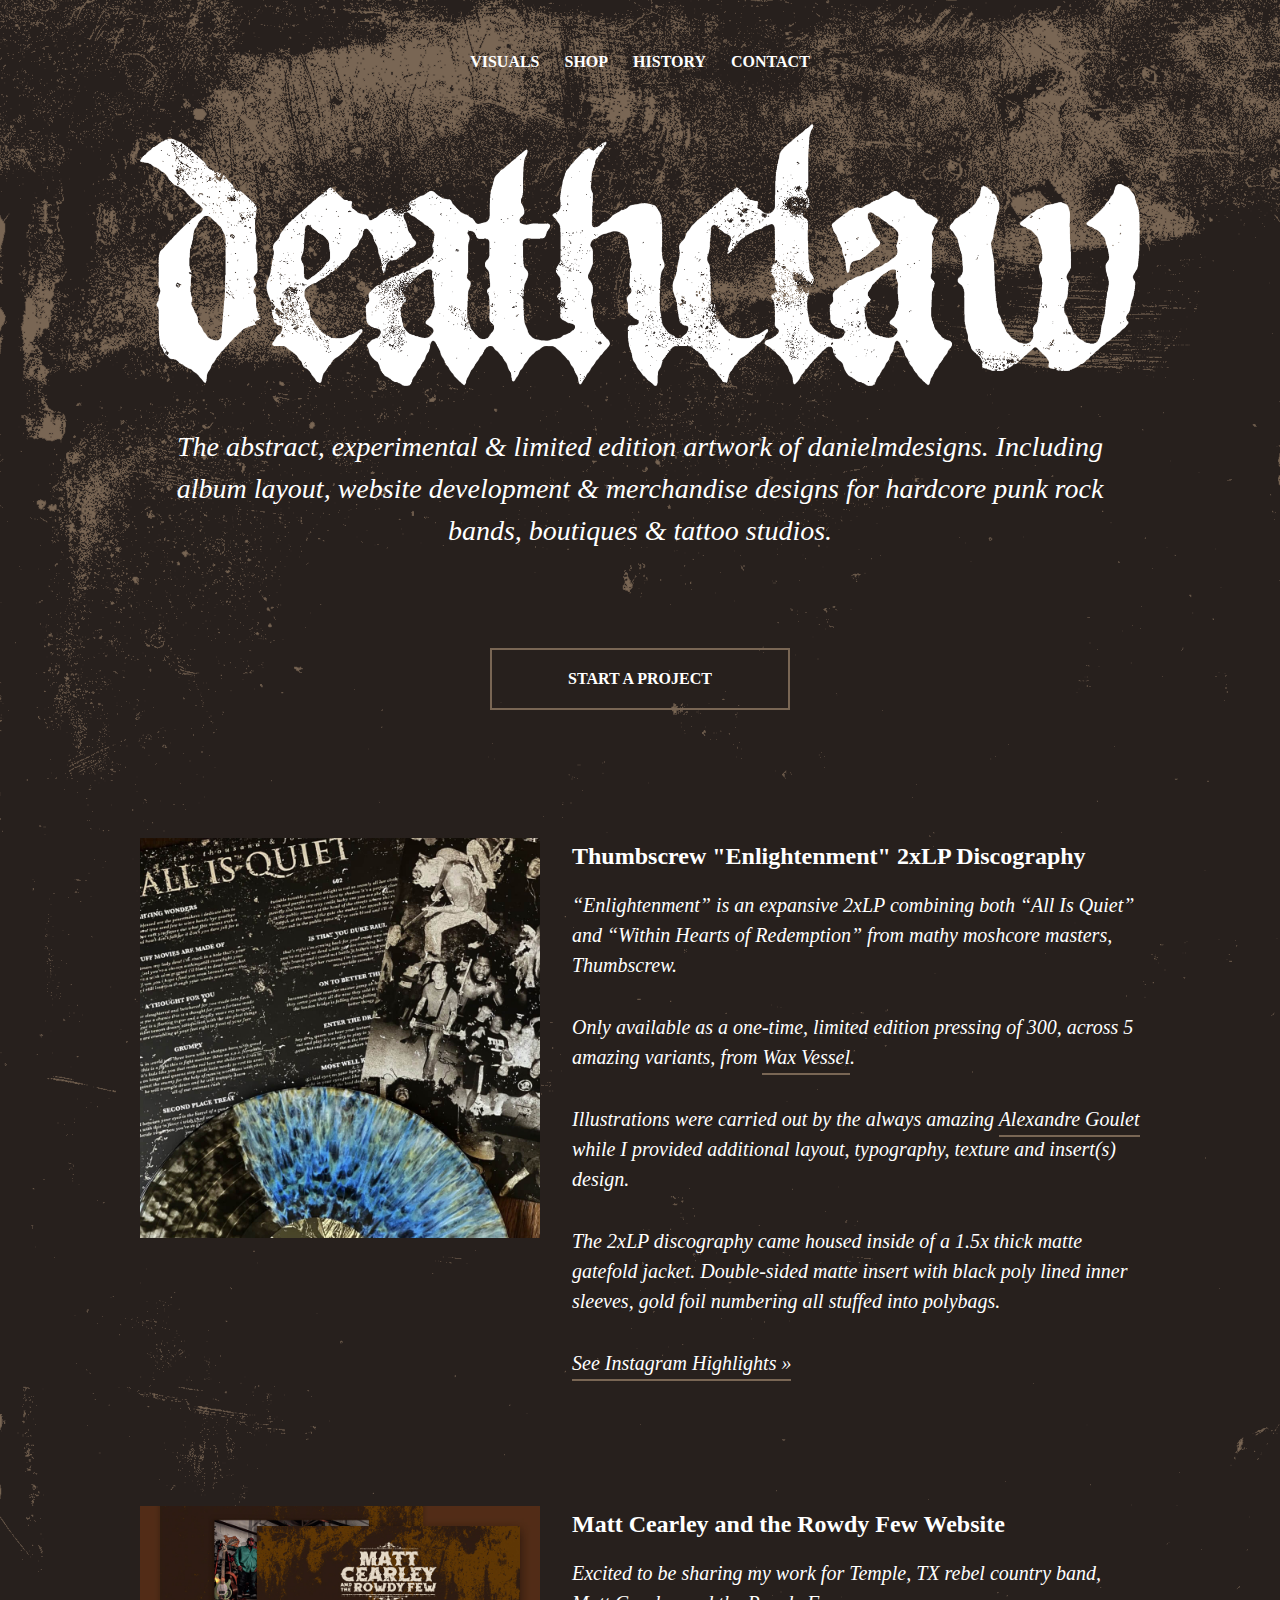
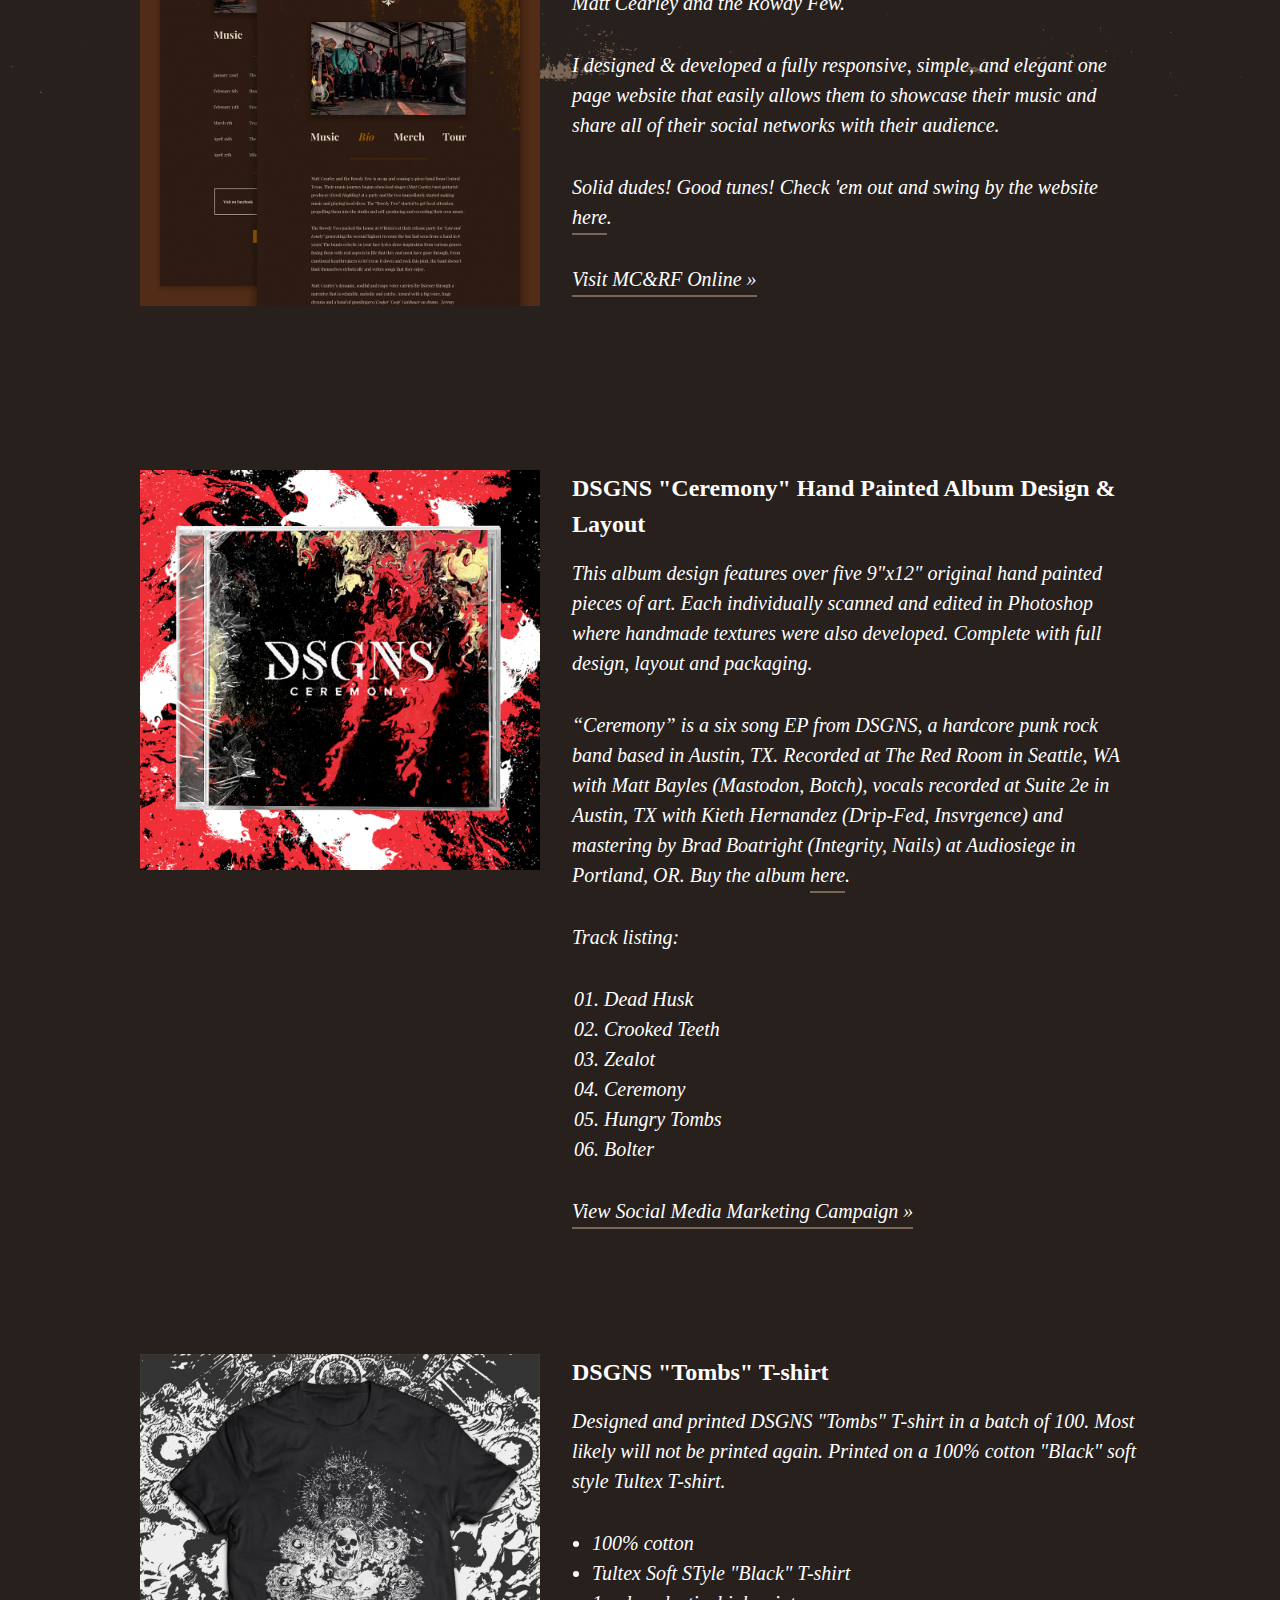
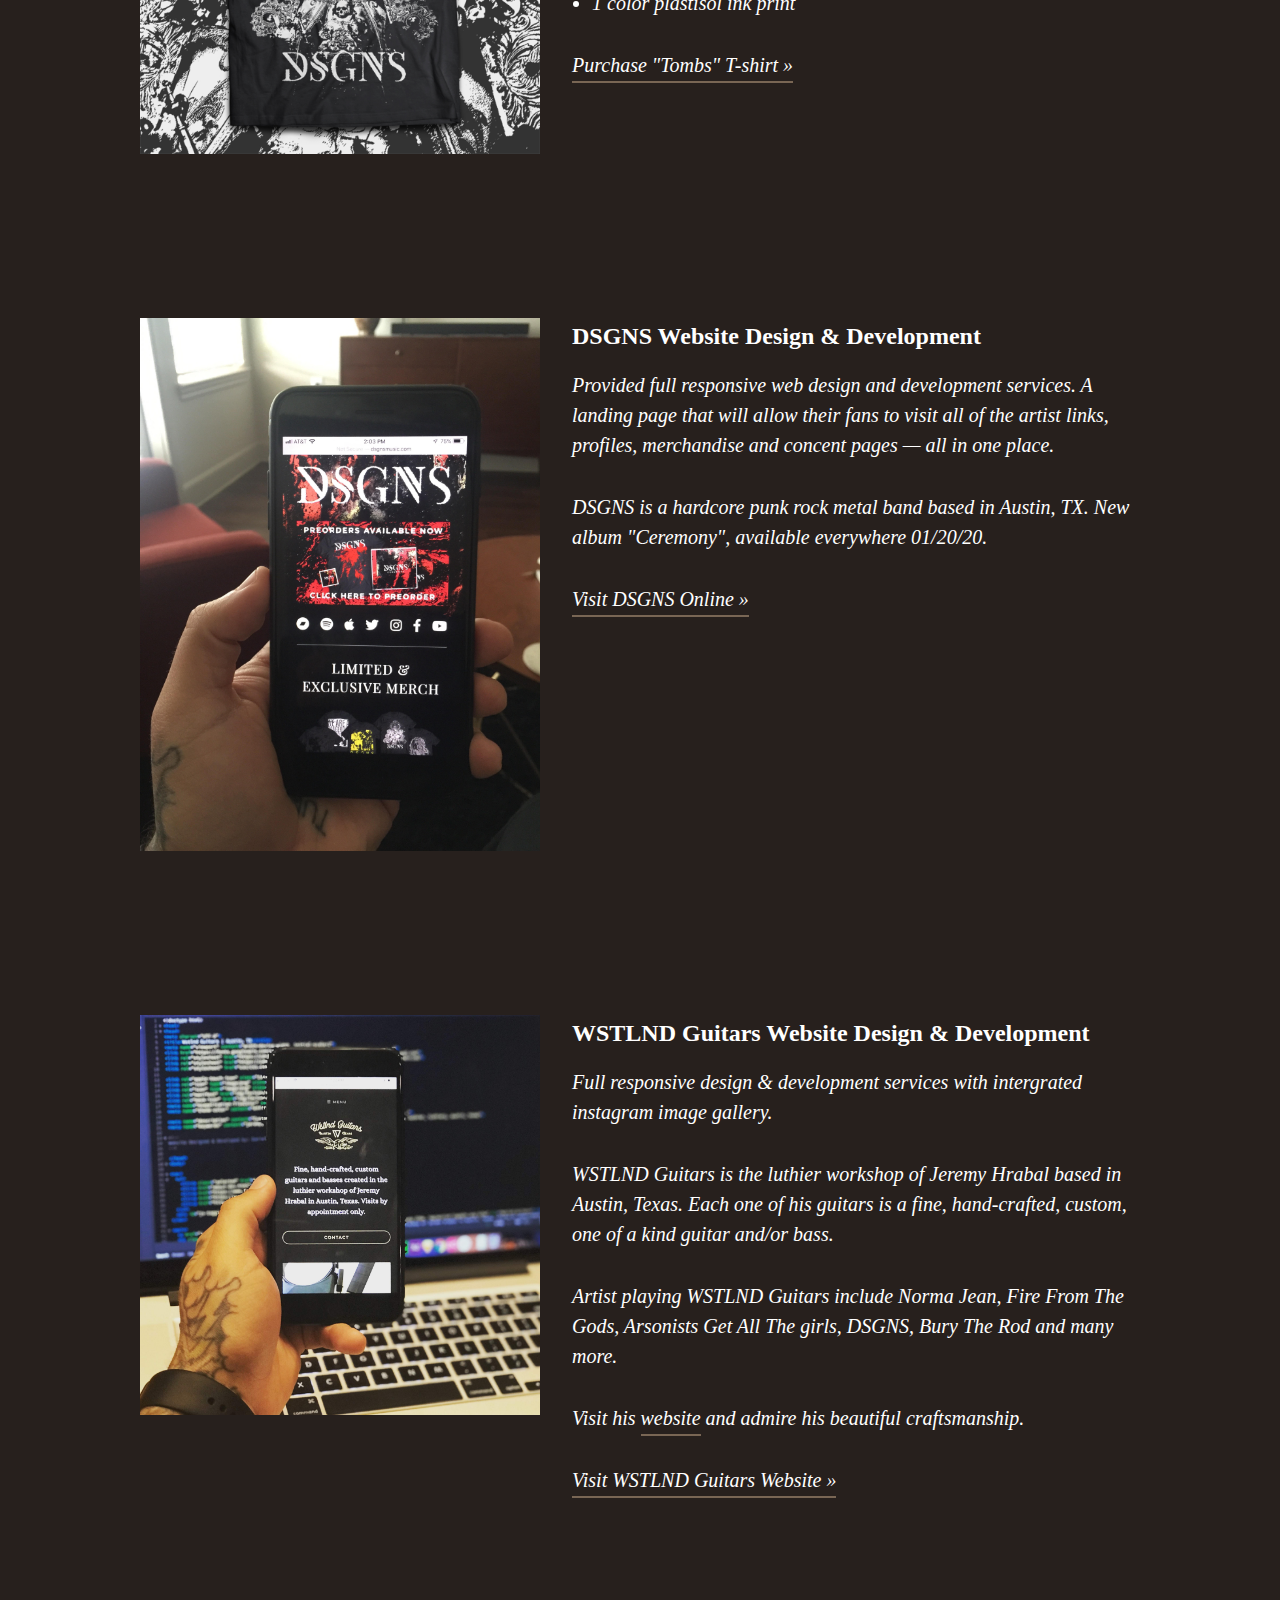
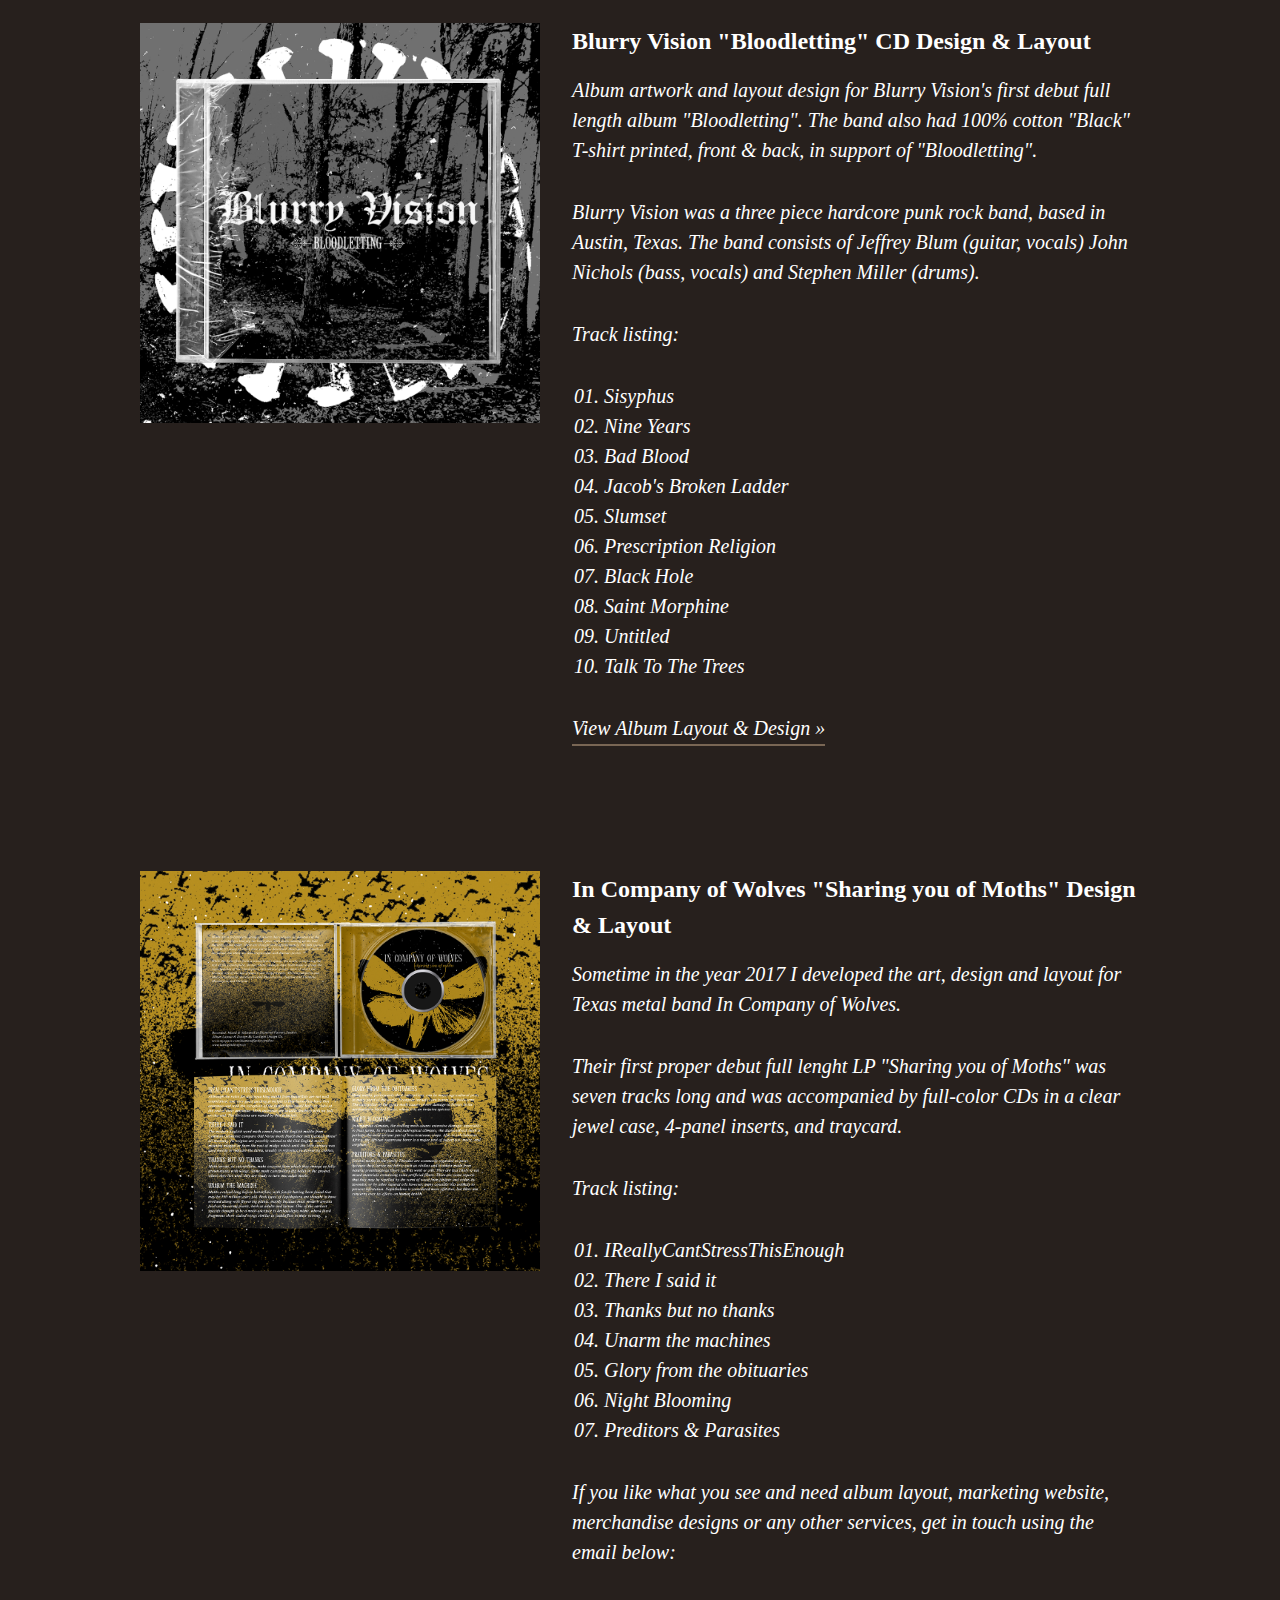
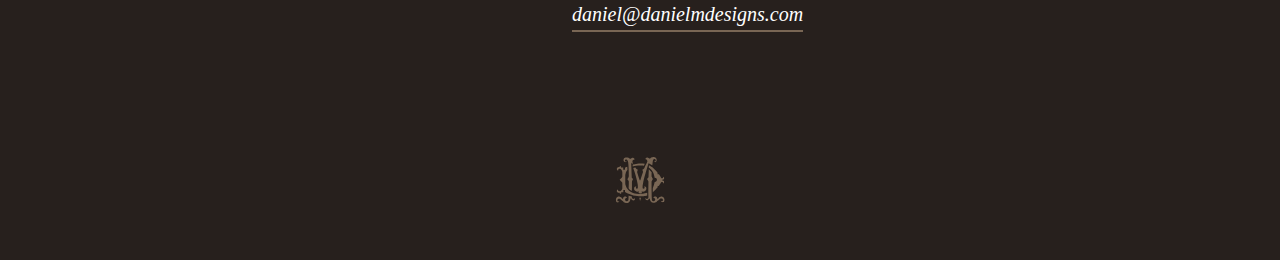
<file: index.html>
<!DOCTYPE html>
<html lang="en">
  <head>
    <meta charset="UTF-8" />
    <meta name="viewport" content="width=device-width, initial-scale=1.0" />
    <meta http-equiv="X-UA-Compatible" content="ie=edge" />
    <link rel="stylesheet" href="css/styles.css" />
    <title>The abstract & experimental works of danielmdesigns</title>

    <!-- Favicons -->
    <link
      rel="apple-touch-icon"
      sizes="180x180"
      href="favicon/apple-touch-icon.png"
    />
    <link
      rel="icon"
      type="image/png"
      sizes="32x32"
      href="favicon/favicon-32x32.png"
    />
    <link
      rel="icon"
      type="image/png"
      sizes="16x16"
      href="favicon/favicon-16x16.png"
    />
    <link rel="manifest" href="favicon/site.webmanifest" />
    <link
      rel="mask-icon"
      href="favicon/safari-pinned-tab.svg"
      color="#333333"
    />
    <meta name="msapplication-TileColor" content="#fafafa" />
    <meta name="theme-color" content="#fafafa" />

    <!-- Facebook : Open Graph Data -->
    <meta property="og:site_name" content="lastlight design co." />
    <meta property="og:locale" content="en_US" />
    <meta property="og:url" content="www.danielmdesigns.com/lastlight" />
    <meta property="og:title" content="lastlight design co." />
    <meta
      property="og:description"
      content="The abstract, experimental & limited edition artwork of danielmdesigns."
    />
    <meta
      property="og:image"
      content="http://www.danielmdesigns.com/lastlight/img/og-card.jpg"
    />

    <!--Twitter-->
    <meta name="twitter:card" content="summary" />
    <meta name="twitter:site" content="@danielmdesigns" />
    <meta name="twitter:url" content="www.danielmdesigns.com/lastlight" />
    <meta name="twitter:title" content="lastlight design co." />
    <meta
      name="twitter:description"
      content="The abstract, experimental & limited edition artwork of danielmdesigns."
    />
    <meta
      name="twitter:image"
      content="http://www.danielmdesigns.com/lastlight/img/twitter-card.jpg"
    />
  </head>

  <body>
    <div class="container">
      <nav>
        <ul>
          <li>
            <a href="index.html">VISUALS</a>
          </li>
          <li>
            <a href="https://deathclaw.bigcartel.com/" target="_blank"
              >SHOP</a
            >
          </li>
          <li>
            <a href="history.html">HISTORY</a>
          </li>
          <li>
            <a
              href="mailto:daniel@danielmdesigns.com?Subject=Project%20Design%20Inqury"
              >CONTACT</a
            >
          </li>
        </ul>
        <div class="toggle">MENU</div>
      </nav>
      <img class="logo" src="img/deathclaw_logo.png" alt="" />
    </div>

    <h1>
      The abstract, experimental & limited edition artwork of danielmdesigns.
      Including album layout, website development & merchandise designs for
      hardcore punk rock bands, boutiques & tattoo studios.
    </h1>

    <a
      class="btn"
      href="mailto:daniel@danielmdesigns.com?Subject=Project%20Design%20Inqury"
      >Start A Project</a
    >
	  
	<div class="article">
      <div class="media">
        <img src="img/thumbscrew-cover.jpg" alt="" />
      </div>
      <div class="content">
        <h2>Thumbscrew "Enlightenment" 2xLP Discography</h2>
        <p>
          “Enlightenment” is an expansive 2xLP combining both “All Is Quiet” and “Within Hearts of Redemption” from mathy moshcore masters, Thumbscrew.
        </p>
		  <p>Only available as a one-time, limited edition pressing of 300, across 5 amazing variants, from <a class="link" href="https://waxvessel.com/collections/frontpage/products/thumbscrew-enlightenment" target="blank">Wax Vessel</a>.</p>
		  <p>Illustrations were carried out by the always amazing <a class="link" href="https://www.instagram.com/goulexdesign/?hl=en" target="blank">Alexandre Goulet</a> while I provided additional layout, typography, texture and insert(s) design.</p>
		  <p>The 2xLP discography came housed inside of a 1.5x thick matte gatefold jacket. Double-sided matte insert with black poly lined inner sleeves, gold foil numbering all stuffed into polybags.</p>
		  <a class="link" href="https://www.instagram.com/explore/tags/thumbscrew/" target="blank"
          >See Instagram Highlights »</a
        >
      </div>
    </div>
	  
	 <div class="article">
      <div class="media">
        <img src="img/MC&RF_Website-Cover.jpg" alt="" />
      </div>
      <div class="content">
        <h2>Matt Cearley and the Rowdy Few Website</h2>
        <p>
          Excited to be sharing my work for Temple, TX rebel country band, Matt Cearley and the Rowdy Few.
        </p>
        <p>
          I designed &#38; developed a fully responsive, simple, and elegant one page website that easily allows them to showcase their music and share all of their social networks with their audience.
        </p>
		<p>Solid dudes! Good tunes! Check 'em out and swing by the website <a class="link" href="http://mattcearleyandtherowdyfew.com/" target="blank"
            >here</a
          >.</p>
		  <a class="link" href="http://mattcearleyandtherowdyfew.com/" target="blank"
          >Visit MC&#38;RF Online »</a
        >
      </div>
    </div>

    <div class="article">
      <div class="media">
        <img src="img/DSGNS_Ceremony-Cover.jpg" alt="" />
      </div>
      <div class="content">
        <h2>DSGNS "Ceremony" Hand Painted Album Design &#38; Layout</h2>
        <p>
          This album design features over five 9"x12" original hand painted
          pieces of art. Each individually scanned and edited in Photoshop where
          handmade textures were also developed. Complete with full design,
          layout and packaging.
        </p>
        <p>
          “Ceremony” is a six song EP from DSGNS, a hardcore punk rock band
          based in Austin, TX. Recorded at The Red Room in Seattle, WA with Matt
          Bayles (Mastodon, Botch), vocals recorded at Suite 2e in Austin, TX
          with Kieth Hernandez (Drip-Fed, Insvrgence) and mastering by Brad
          Boatright (Integrity, Nails) at Audiosiege in Portland, OR. Buy the
          album
          <a class="link" href="https://dsgns.bigcartel.com/" target="blank"
            >here</a
          >.
        </p>
        <p>Track listing:</p>
        <ol>
          <li>Dead Husk</li>
          <li>Crooked Teeth</li>
          <li>Zealot</li>
          <li>Ceremony</li>
          <li>Hungry Tombs</li>
          <li>Bolter</li>
        </ol>
        <a
          class="link"
          href="https://www.behance.net/gallery/91114161/DSGNS-Social-Media-Marketing"
          target="_blank"
          >View Social Media Marketing Campaign »</a
        >
      </div>
    </div>

    <div class="article">
      <div class="media"><img src="img/DSGNS_Tombs-Tshirt.jpg" alt="" /></div>
      <div class="content">
        <h2>DSGNS "Tombs" T-shirt</h2>
        <p>
          Designed and printed DSGNS "Tombs" T-shirt in a batch of 100. Most
          likely will not be printed again. Printed on a 100% cotton "Black"
          soft style Tultex T-shirt.
        </p>
        <ul>
          <li class="bullet">100% cotton</li>
          <li class="bullet">Tultex Soft STyle "Black" T-shirt</li>
          <li class="bullet">1 color plastisol ink print</li>
        </ul>
        <a
          class="link"
          href="https://dsgns.bigcartel.com/product/tombs-t-shirt"
          target="blank"
          >Purchase "Tombs" T-shirt »</a
        >
      </div>
    </div>

    <div class="article">
      <div class="media">
        <img src="img/DSGNS_Website-Cover.jpg" alt="" />
      </div>
      <div class="content">
        <h2>DSGNS Website Design &#38; Development</h2>
        <p>
          Provided full responsive web design and development services. A
          landing page that will allow their fans to visit all of the artist
          links, profiles, merchandise and concent pages — all in one place.
        </p>
        <p>
          DSGNS is a hardcore punk rock metal band based in Austin, TX. New
          album "Ceremony", available everywhere 01/20/20.
        </p>
        <a class="link" href="http://dsgnsmusic.com/" target="blank"
          >Visit DSGNS Online »</a
        >
      </div>
    </div>

    <div class="article">
      <div class="media"><img src="img/wstlnd-cover.jpg" alt="" /></div>
      <div class="content">
        <h2>WSTLND Guitars Website Design &#38; Development</h2>
        <p>
          Full responsive design &#38; development services with intergrated
          instagram image gallery.
        </p>
        <p>
          WSTLND Guitars is the luthier workshop of Jeremy Hrabal based in
          Austin, Texas. Each one of his guitars is a fine, hand-crafted,
          custom, one of a kind guitar and/or bass.
        </p>
        <p>
          Artist playing WSTLND Guitars include Norma Jean, Fire From The Gods,
          Arsonists Get All The girls, DSGNS, Bury The Rod and many more.
        </p>
        <p>
          Visit his
          <a class="link" href="http://wstlndguitars.com/" target="_blank"
            >website</a
          >
          and admire his beautiful craftsmanship.
        </p>
        <a class="link" href="http://wstlndguitars.com/" target="blank"
          >Visit WSTLND Guitars Website »</a
        >
      </div>
    </div>

    <div class="article">
      <div class="media"><img src="img/COVER_BV-Cover.jpg" alt="" /></div>
      <div class="content">
        <h2>Blurry Vision "Bloodletting" CD Design & Layout</h2>
        <p>
          Album artwork and layout design for Blurry Vision's first debut full
          length album "Bloodletting". The band also had 100% cotton "Black"
          T-shirt printed, front & back, in support of "Bloodletting".
        </p>
        <p>
          Blurry Vision was a three piece hardcore punk rock band, based in
          Austin, Texas. The band consists of Jeffrey Blum (guitar, vocals) John
          Nichols (bass, vocals) and Stephen Miller (drums).
        </p>
        <p>Track listing:</p>
        <ol>
          <li>Sisyphus</li>
          <li>Nine Years</li>
          <li>Bad Blood</li>
          <li>Jacob's Broken Ladder</li>
          <li>Slumset</li>
          <li>Prescription Religion</li>
          <li>Black Hole</li>
          <li>Saint Morphine</li>
          <li>Untitled</li>
          <li>Talk To The Trees</li>
        </ol>
        <a
          class="link"
          href="https://www.behance.net/gallery/103090157/Blurry-Vision-Album-Artwork"
          target="_blank"
          >View Album Layout &#38; Design »</a
        >
      </div>
    </div>

    <div class="article">
      <div class="media"><img src="img/ICOW_Layout.jpg" alt="" /></div>
      <div class="content">
        <h2>In Company of Wolves "Sharing you of Moths" Design & Layout</h2>
        <p>
          Sometime in the year 2017 I developed the art, design and layout for
          Texas metal band In Company of Wolves.
        </p>
        <p>
          Their first proper debut full lenght LP "Sharing you of Moths" was
          seven tracks long and was accompanied by full-color CDs in a clear
          jewel case, 4-panel inserts, and traycard.
        </p>
        <p>Track listing:</p>
        <ol>
          <li>IReallyCantStressThisEnough</li>
          <li>There I said it</li>
          <li>Thanks but no thanks</li>
          <li>Unarm the machines</li>
          <li>Glory from the obituaries</li>
          <li>Night Blooming</li>
          <li>Preditors & Parasites</li>
        </ol>
        <p>
          If you like what you see and need album layout, marketing website,
          merchandise designs or any other services, get in touch using the
          email below:
        </p>
        <a class="link" href="mailto:daniel@danielmdesigns.com"
          >daniel@danielmdesigns.com</a
        >
      </div>
    </div>

    <footer>
      <a href="http://www.danielmdesigns.com">
        <img class="dwm" src="img/dmlogo.svg" alt="danielmdesigns" />
      </a>
    </footer>

    <script src="https://ajax.googleapis.com/ajax/libs/jquery/3.1.0/jquery.min.js"></script>
    <script>
      $(".resToggle").click(function () {
        $(".the-nav").toggleClass("active");
      });
    </script>
  </body>
</html>
</file>
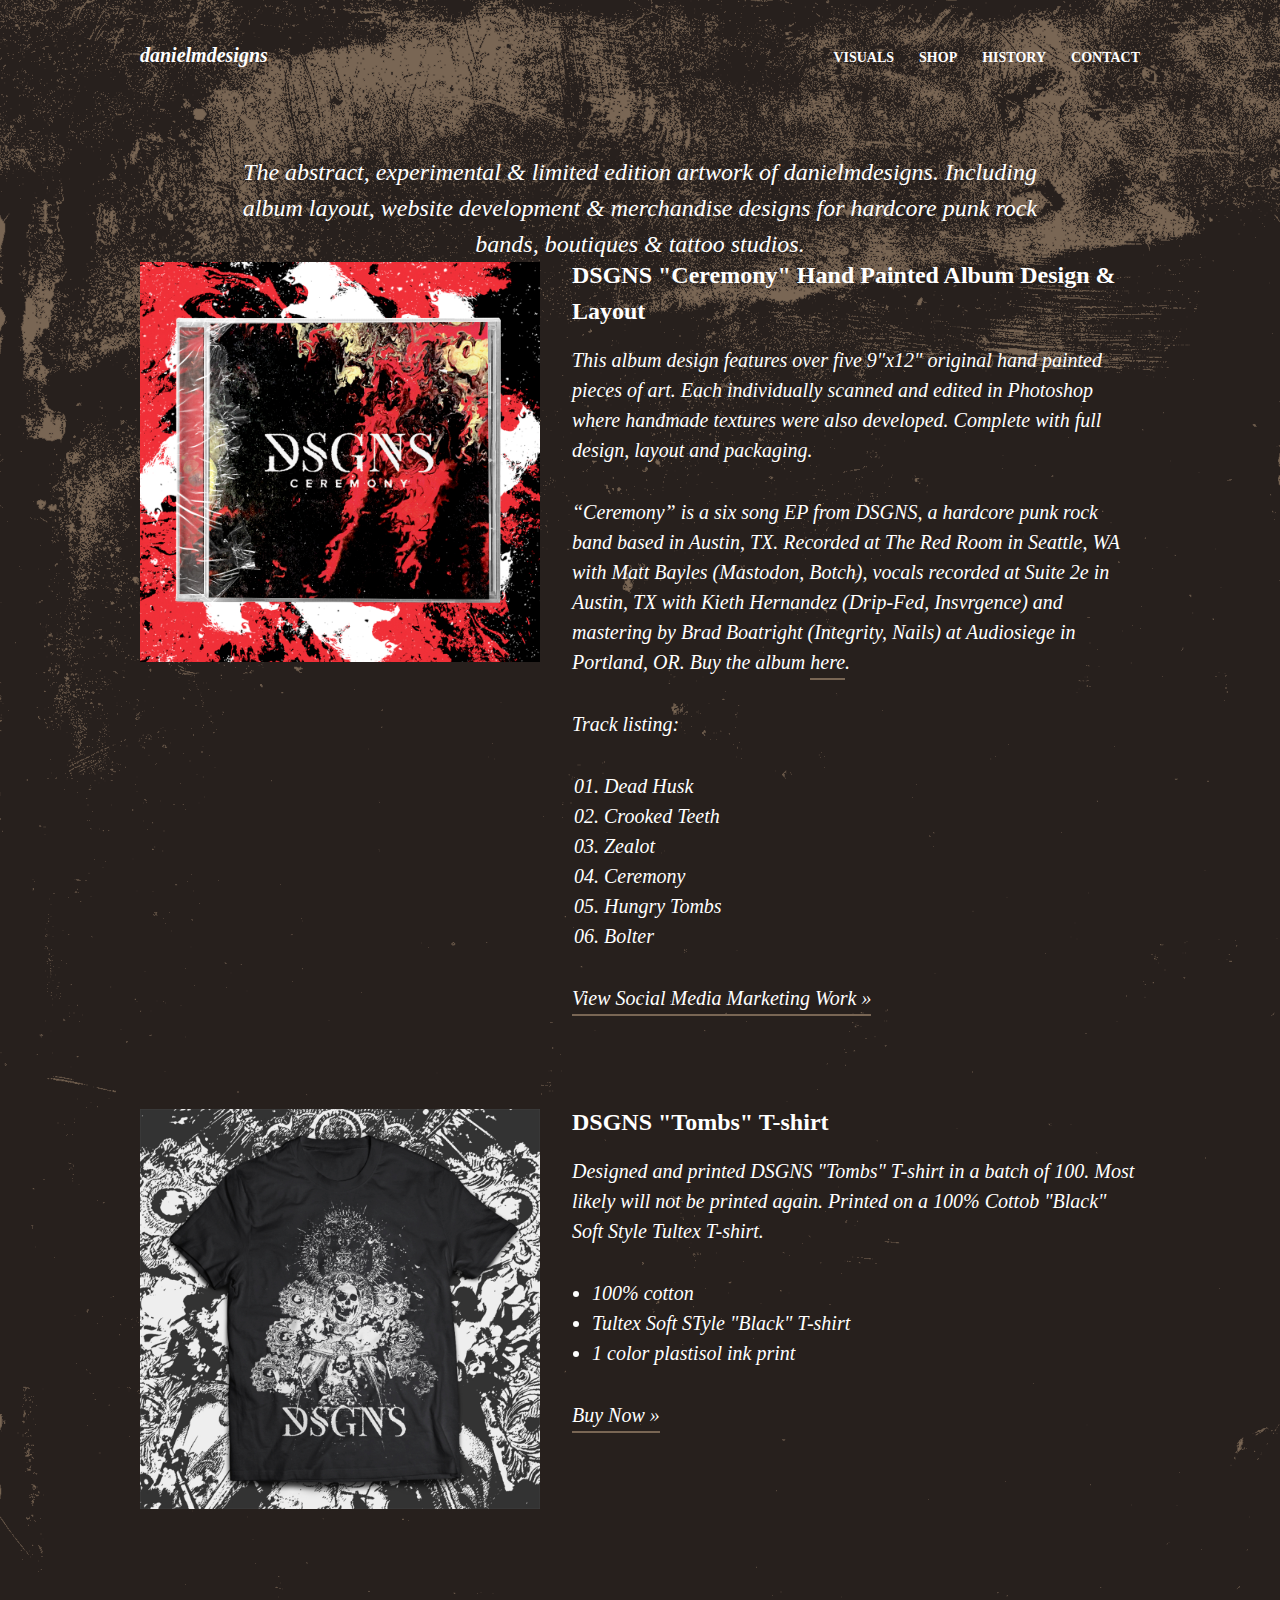
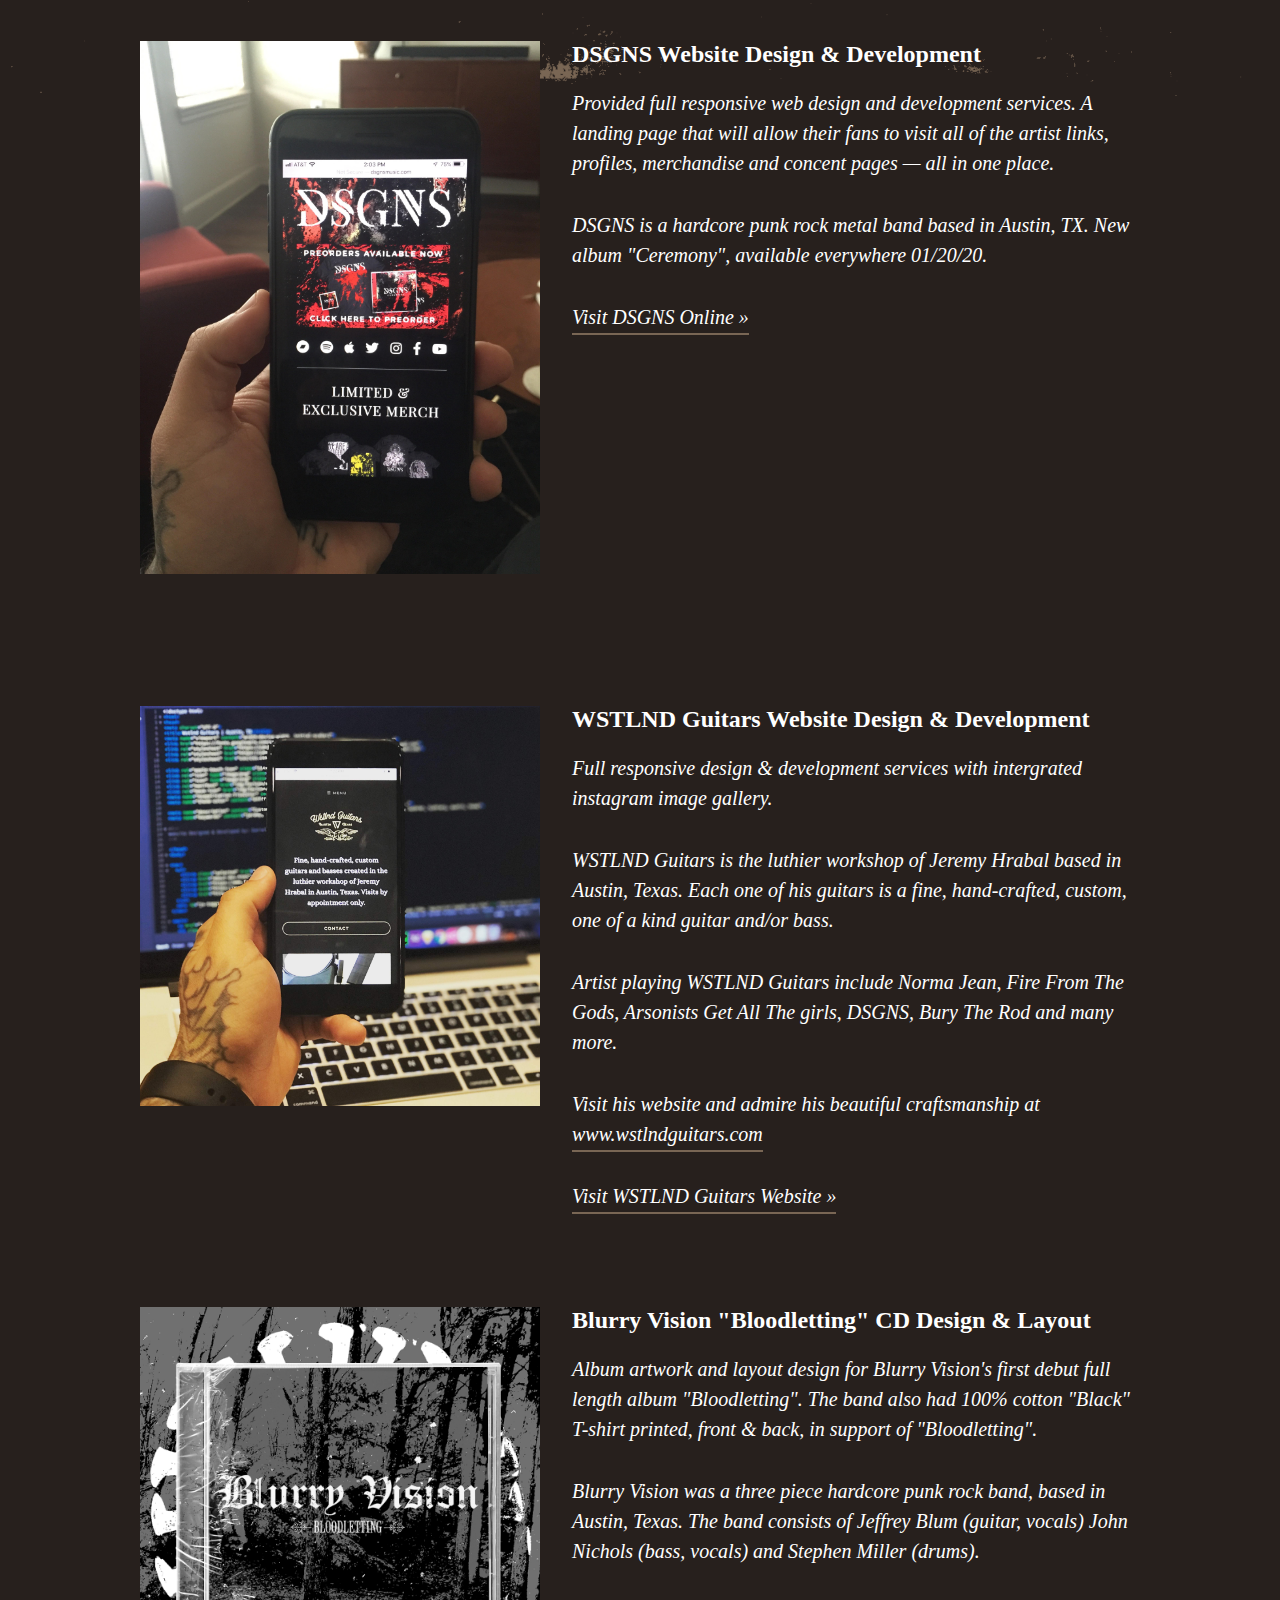
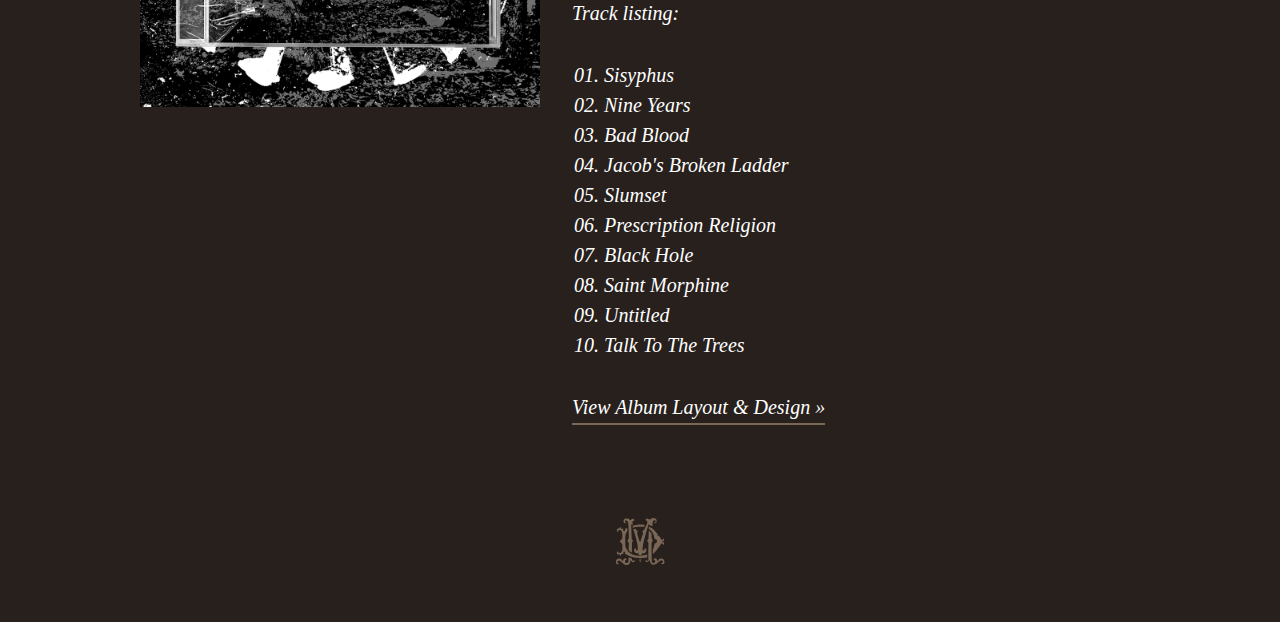
<file: menu.html>
<!DOCTYPE html>
<html lang="en">
  <head>
    <meta charset="UTF-8" />
    <meta name="viewport" content="width=device-width, initial-scale=1.0" />
    <meta http-equiv="X-UA-Compatible" content="ie=edge" />
    <link rel="stylesheet" href="css/css.css" />
    <title>The abstract & experimental works of danielmdesigns</title>
    <link
      rel="icon"
      type="image/png"
      sizes="16x16"
      href="favicon/favicon-16x16.png"
    />
  </head>

  <body>
    <div class="container">
      <header class="the-header clearfix">
        <div class="brand-logo">
          <div class="brand">danielmdesigns<span class="dot">.</span></div>
        </div>
        <a href="#" class="resToggle">MENU</a>
        <nav class="the-nav">
          <ul>
            <li class="nav">
              <a class="menu-link" href="index.html">VISUALS</a>
            </li>
            <li class="nav">
              <a
                class="menu-link"
                href="https://danielmdesigns.bigcartel.com/"
                target="_blank"
                >SHOP</a
              >
            </li>
            <li class="nav">
              <a class="menu-link" href="history.html">HISTORY</a>
            </li>
            <li class="nav">
              <a
                class="menu-link"
                href="mailto:daniel@danielmdesigns.com?Subject=Project%20Design%20Inqury"
                >CONTACT</a
              >
            </li>
          </ul>
        </nav>
      </header>
    </div>

    <h1>
      The abstract, experimental & limited edition artwork of danielmdesigns.
      Including album layout, website development & merchandise designs for
      hardcore punk rock bands, boutiques & tattoo studios.
    </h1>

    <div class="article">
      <div class="media">
        <img src="img/DSGNS_Ceremony-Cover.jpg" alt="" />
      </div>
      <div class="content">
        <h2>DSGNS "Ceremony" Hand Painted Album Design & Layout</h2>
        <p>
          This album design features over five 9"x12" original hand painted
          pieces of art. Each individually scanned and edited in Photoshop where
          handmade textures were also developed. Complete with full design,
          layout and packaging.
        </p>
        <p>
          “Ceremony” is a six song EP from DSGNS, a hardcore punk rock band
          based in Austin, TX. Recorded at The Red Room in Seattle, WA with Matt
          Bayles (Mastodon, Botch), vocals recorded at Suite 2e in Austin, TX
          with Kieth Hernandez (Drip-Fed, Insvrgence) and mastering by Brad
          Boatright (Integrity, Nails) at Audiosiege in Portland, OR. Buy the
          album
          <a
            class="link active"
            href="https://dsgns.bigcartel.com/"
            target="blank"
            >here</a
          >.
        </p>
        <p>Track listing:</p>
        <ol>
          <li>Dead Husk</li>
          <li>Crooked Teeth</li>
          <li>Zealot</li>
          <li>Ceremony</li>
          <li>Hungry Tombs</li>
          <li>Bolter</li>
        </ol>
        <a
          class="link active"
          href="https://www.behance.net/gallery/91114161/DSGNS-Social-Media-Marketing"
          target="_blank"
          >View Social Media Marketing Work »</a
        >
      </div>
    </div>

    <div class="article">
      <div class="media"><img src="img/DSGNS_Tombs-Tshirt.jpg" alt="" /></div>
      <div class="content">
        <h2>DSGNS "Tombs" T-shirt</h2>
        <p>
          Designed and printed DSGNS "Tombs" T-shirt in a batch of 100. Most
          likely will not be printed again. Printed on a 100% Cottob "Black"
          Soft Style Tultex T-shirt.
        </p>
        <ul>
          <li class="bullet">100% cotton</li>
          <li class="bullet">Tultex Soft STyle "Black" T-shirt</li>
          <li class="bullet">1 color plastisol ink print</li>
        </ul>
        <a
          class="link active"
          href="https://dsgns.bigcartel.com/product/tombs-t-shirt"
          target="blank"
          >Buy Now »</a
        >
      </div>
    </div>

    <div class="article">
      <div class="media">
        <img src="img/DSGNS_Website-Cover.jpg" alt="" />
      </div>
      <div class="content">
        <h2>DSGNS Website Design & Development</h2>
        <p>
          Provided full responsive web design and development services. A
          landing page that will allow their fans to visit all of the artist
          links, profiles, merchandise and concent pages — all in one place.
        </p>
        <p>
          DSGNS is a hardcore punk rock metal band based in Austin, TX. New
          album "Ceremony", available everywhere 01/20/20.
        </p>
        <a class="link active" href="http://dsgnsmusic.com/" target="blank"
          >Visit DSGNS Online »</a
        >
      </div>
    </div>

    <div class="article">
      <div class="media"><img src="img/wstlnd-cover.jpg" alt="" /></div>
      <div class="content">
        <h2>WSTLND Guitars Website Design & Development</h2>
        <p>
          Full responsive design & development services with intergrated
          instagram image gallery.
        </p>
        <p>
          WSTLND Guitars is the luthier workshop of Jeremy Hrabal based in
          Austin, Texas. Each one of his guitars is a fine, hand-crafted,
          custom, one of a kind guitar and/or bass.
        </p>
        <p>
          Artist playing WSTLND Guitars include Norma Jean, Fire From The Gods,
          Arsonists Get All The girls, DSGNS, Bury The Rod and many more.
        </p>
        <p>
          Visit his website and admire his beautiful craftsmanship at
          <a
            class="link active"
            href="http://wstlndguitars.com/"
            target="_blank"
            >www.wstlndguitars.com</a
          >
        </p>
        <a class="link active" href="http://wstlndguitars.com/" target="blank"
          >Visit WSTLND Guitars Website »</a
        >
      </div>
    </div>

    <div class="article">
      <div class="media"><img src="img/COVER_BV-Cover.jpg" alt="" /></div>
      <div class="content">
        <h2>Blurry Vision "Bloodletting" CD Design & Layout</h2>
        <p>
          Album artwork and layout design for Blurry Vision's first debut full
          length album "Bloodletting". The band also had 100% cotton "Black"
          T-shirt printed, front & back, in support of "Bloodletting".
        </p>
        <p>
          Blurry Vision was a three piece hardcore punk rock band, based in
          Austin, Texas. The band consists of Jeffrey Blum (guitar, vocals) John
          Nichols (bass, vocals) and Stephen Miller (drums).
        </p>
        <p>Track listing:</p>
        <ol>
          <li>Sisyphus</li>
          <li>Nine Years</li>
          <li>Bad Blood</li>
          <li>Jacob's Broken Ladder</li>
          <li>Slumset</li>
          <li>Prescription Religion</li>
          <li>Black Hole</li>
          <li>Saint Morphine</li>
          <li>Untitled</li>
          <li>Talk To The Trees</li>
        </ol>
        <a
          class="link active"
          href="https://www.behance.net/gallery/103090157/Blurry-Vision-Album-Artwork"
          target="_blank"
          >View Album Layout & Design »</a
        >
      </div>
    </div>

    <!--
      <div class="btn-group">
        <a href="mailto:daniel@danielmdesigns.com" class="button">Contact Me</a>
      </div>
      -->

    <footer>
      <a href="http://www.danielmdesigns.com">
        <img class="logo" src="img/dmlogo.svg" alt="Daniel Maldonado Designs" />
      </a>
    </footer>

    <script src="https://ajax.googleapis.com/ajax/libs/jquery/3.1.0/jquery.min.js"></script>
    <script>
      $(".resToggle").click(function () {
        $(".the-nav").toggleClass("active");
      });
    </script>
  </body>
</html>
</file>
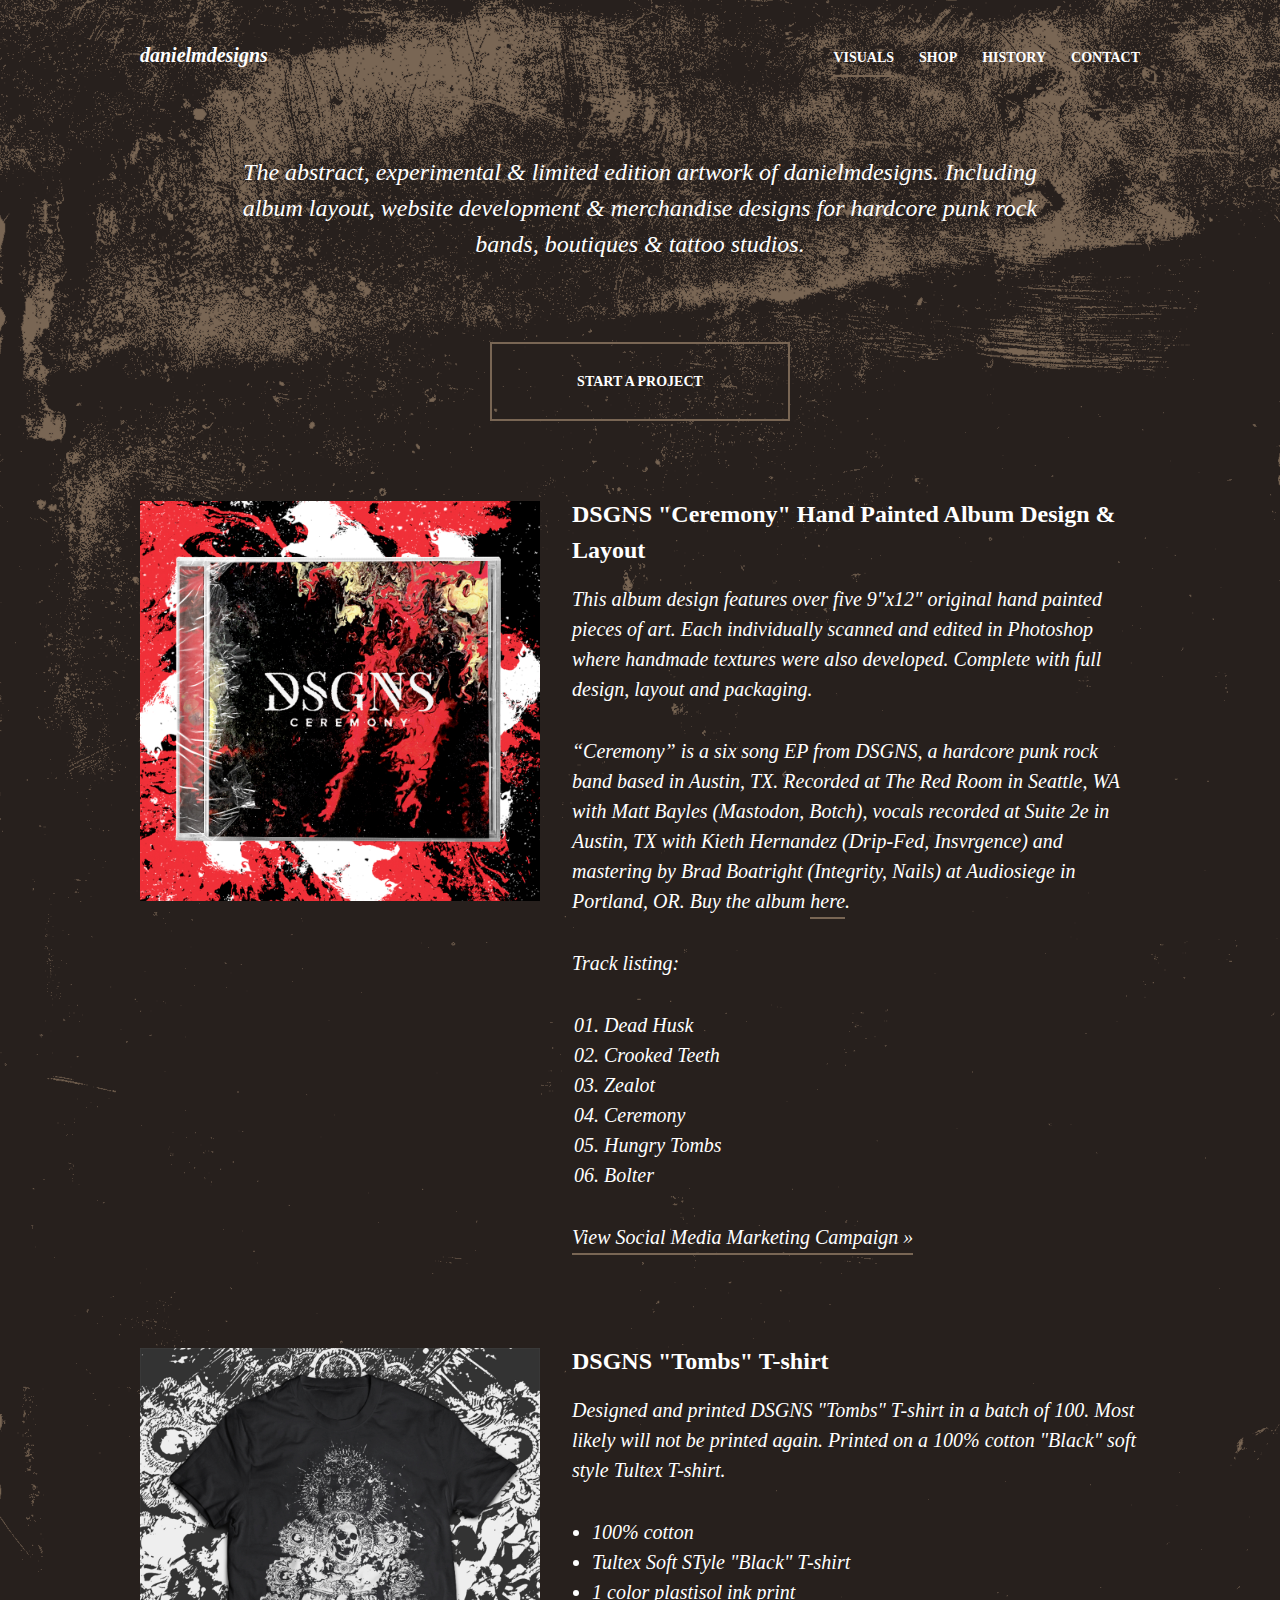
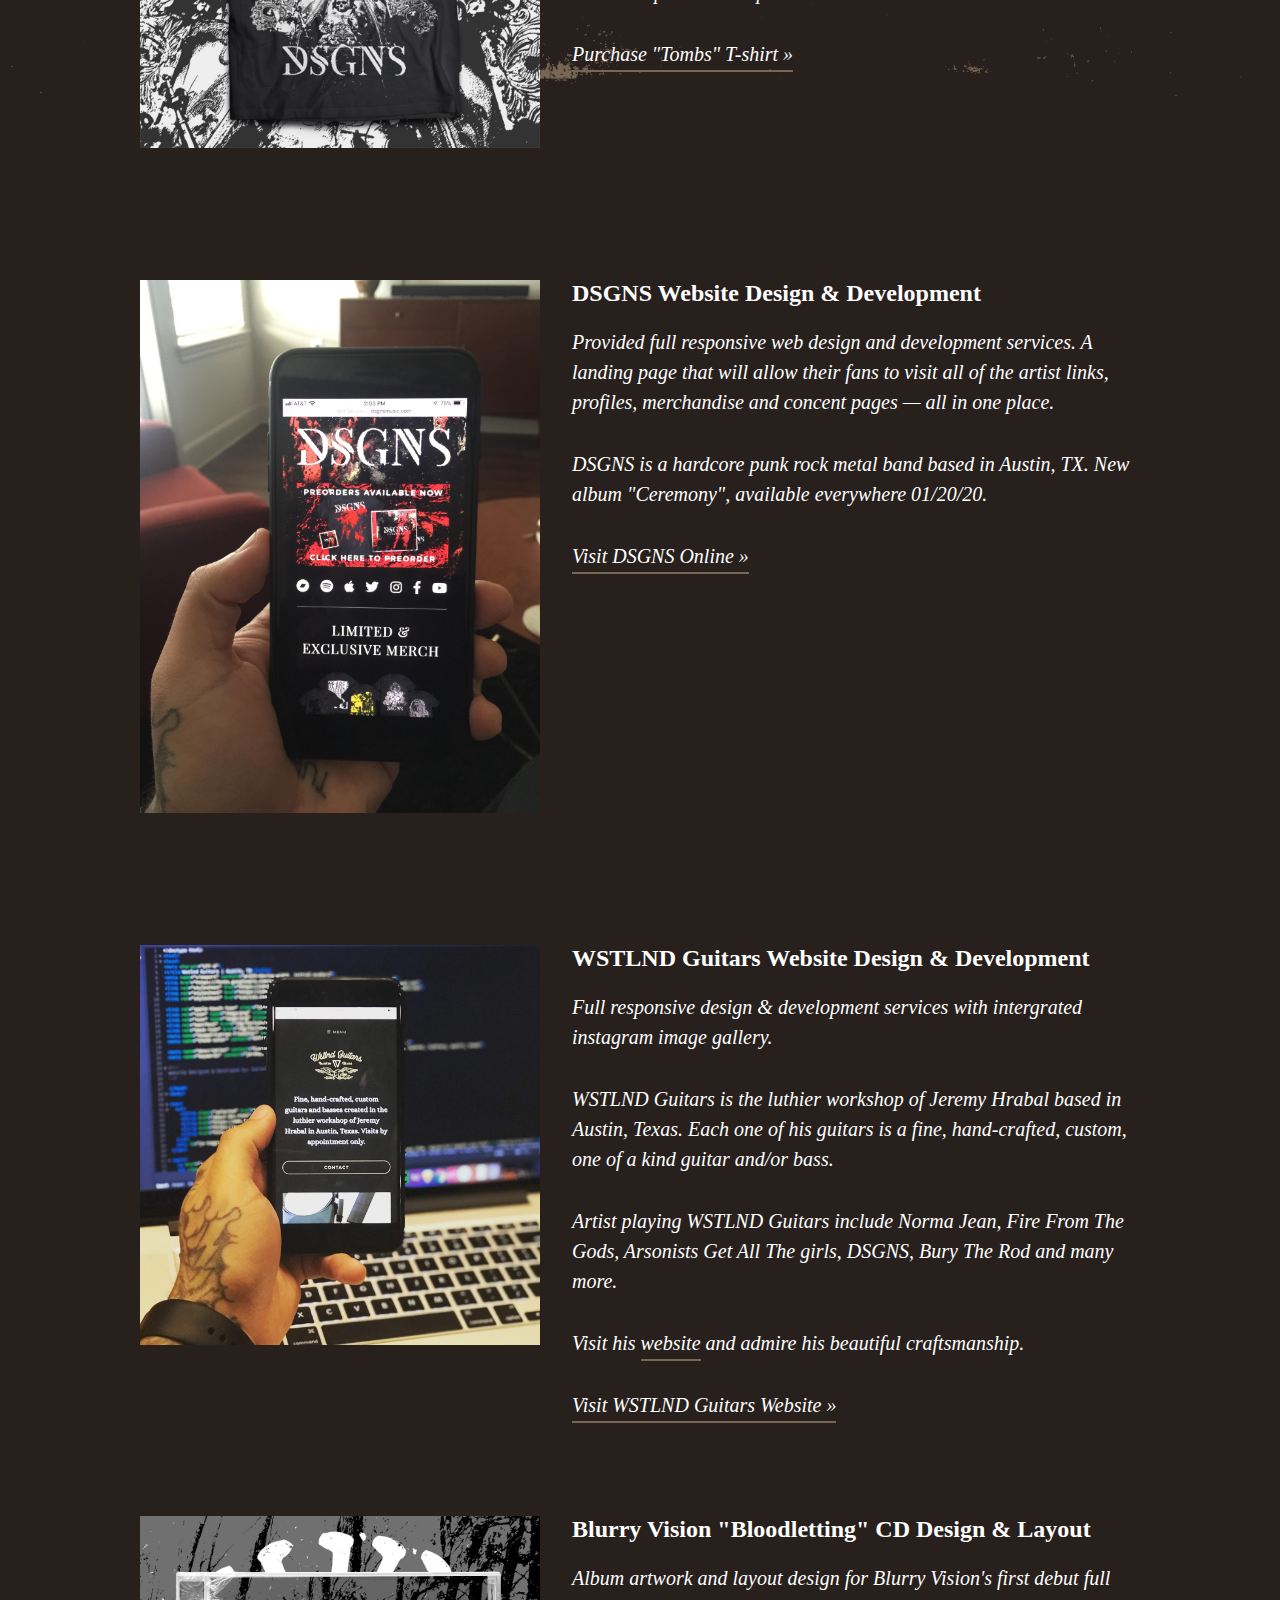
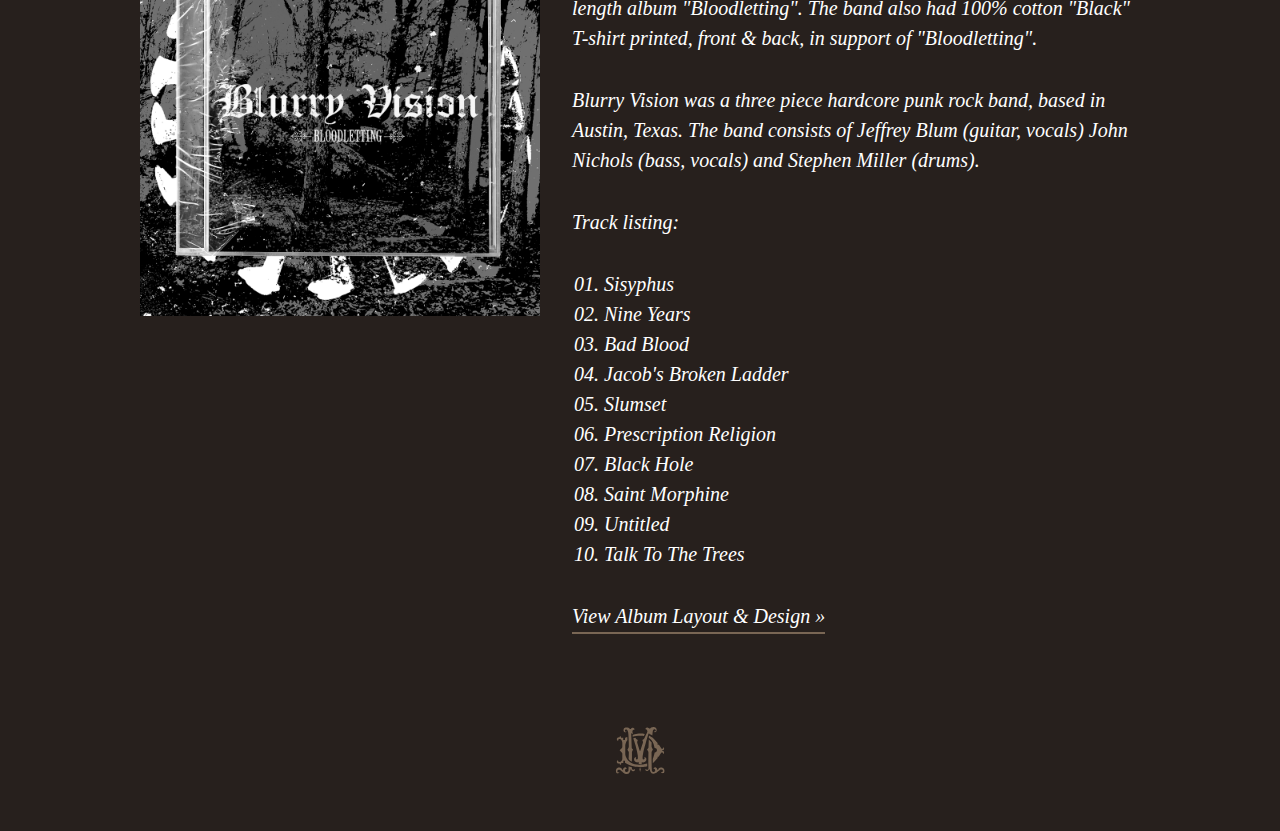
<file: navmenu.html>
<!DOCTYPE html>
<html lang="en">
  <head>
    <meta charset="UTF-8" />
    <meta name="viewport" content="width=device-width, initial-scale=1.0" />
    <meta http-equiv="X-UA-Compatible" content="ie=edge" />
    <link rel="stylesheet" href="css/css.css" />
    <title>The abstract & experimental works of danielmdesigns</title>
    <link
      rel="icon"
      type="image/png"
      sizes="16x16"
      href="favicon/favicon-16x16.png"
    />
  </head>

  <body>
    <div class="container">
      <header class="the-header clearfix">
        <div class="brand-logo">
          <div class="brand">danielmdesigns<span class="dot">.</span></div>
        </div>
        <a href="#" class="resToggle">MENU</a>
        <nav class="the-nav">
          <ul>
            <li class="nav">
              <a class="menu-link active" href="index.html">VISUALS</a>
            </li>
            <li class="nav">
              <a
                class="menu-link"
                href="https://danielmdesigns.bigcartel.com/"
                target="_blank"
                >SHOP</a
              >
            </li>
            <li class="nav">
              <a class="menu-link" href="history.html">HISTORY</a>
            </li>
            <li class="nav">
              <a
                class="menu-link"
                href="mailto:daniel@danielmdesigns.com?Subject=Project%20Design%20Inqury"
                >CONTACT</a
              >
            </li>
          </ul>
        </nav>
      </header>
    </div>

    <h1>
      The abstract, experimental & limited edition artwork of danielmdesigns.
      Including album layout, website development & merchandise designs for
      hardcore punk rock bands, boutiques & tattoo studios.
    </h1>

    <div class="btn btn-center">
      <a href="mailto:daniel@danielmdesigns.com">Start A Project</a>
    </div>

    <div class="article">
      <div class="media">
        <img src="img/DSGNS_Ceremony-Cover.jpg" alt="" />
      </div>
      <div class="content">
        <h2>DSGNS "Ceremony" Hand Painted Album Design & Layout</h2>
        <p>
          This album design features over five 9"x12" original hand painted
          pieces of art. Each individually scanned and edited in Photoshop where
          handmade textures were also developed. Complete with full design,
          layout and packaging.
        </p>
        <p>
          “Ceremony” is a six song EP from DSGNS, a hardcore punk rock band
          based in Austin, TX. Recorded at The Red Room in Seattle, WA with Matt
          Bayles (Mastodon, Botch), vocals recorded at Suite 2e in Austin, TX
          with Kieth Hernandez (Drip-Fed, Insvrgence) and mastering by Brad
          Boatright (Integrity, Nails) at Audiosiege in Portland, OR. Buy the
          album
          <a class="link" href="https://dsgns.bigcartel.com/" target="blank"
            >here</a
          >.
        </p>
        <p>Track listing:</p>
        <ol>
          <li>Dead Husk</li>
          <li>Crooked Teeth</li>
          <li>Zealot</li>
          <li>Ceremony</li>
          <li>Hungry Tombs</li>
          <li>Bolter</li>
        </ol>
        <a
          class="link"
          href="https://www.behance.net/gallery/91114161/DSGNS-Social-Media-Marketing"
          target="_blank"
          >View Social Media Marketing Campaign »</a
        >
      </div>
    </div>

    <div class="article">
      <div class="media"><img src="img/DSGNS_Tombs-Tshirt.jpg" alt="" /></div>
      <div class="content">
        <h2>DSGNS "Tombs" T-shirt</h2>
        <p>
          Designed and printed DSGNS "Tombs" T-shirt in a batch of 100. Most
          likely will not be printed again. Printed on a 100% cotton "Black"
          soft style Tultex T-shirt.
        </p>
        <ul>
          <li class="bullet">100% cotton</li>
          <li class="bullet">Tultex Soft STyle "Black" T-shirt</li>
          <li class="bullet">1 color plastisol ink print</li>
        </ul>
        <a
          class="link"
          href="https://dsgns.bigcartel.com/product/tombs-t-shirt"
          target="blank"
          >Purchase "Tombs" T-shirt »</a
        >
      </div>
    </div>

    <div class="article">
      <div class="media">
        <img src="img/DSGNS_Website-Cover.jpg" alt="" />
      </div>
      <div class="content">
        <h2>DSGNS Website Design & Development</h2>
        <p>
          Provided full responsive web design and development services. A
          landing page that will allow their fans to visit all of the artist
          links, profiles, merchandise and concent pages — all in one place.
        </p>
        <p>
          DSGNS is a hardcore punk rock metal band based in Austin, TX. New
          album "Ceremony", available everywhere 01/20/20.
        </p>
        <a class="link" href="http://dsgnsmusic.com/" target="blank"
          >Visit DSGNS Online »</a
        >
      </div>
    </div>

    <div class="article">
      <div class="media"><img src="img/wstlnd-cover.jpg" alt="" /></div>
      <div class="content">
        <h2>WSTLND Guitars Website Design & Development</h2>
        <p>
          Full responsive design & development services with intergrated
          instagram image gallery.
        </p>
        <p>
          WSTLND Guitars is the luthier workshop of Jeremy Hrabal based in
          Austin, Texas. Each one of his guitars is a fine, hand-crafted,
          custom, one of a kind guitar and/or bass.
        </p>
        <p>
          Artist playing WSTLND Guitars include Norma Jean, Fire From The Gods,
          Arsonists Get All The girls, DSGNS, Bury The Rod and many more.
        </p>
        <p>
          Visit his
          <a class="link" href="http://wstlndguitars.com/" target="_blank"
            >website</a
          >
          and admire his beautiful craftsmanship.
        </p>
        <a class="link" href="http://wstlndguitars.com/" target="blank"
          >Visit WSTLND Guitars Website »</a
        >
      </div>
    </div>

    <div class="article">
      <div class="media"><img src="img/COVER_BV-Cover.jpg" alt="" /></div>
      <div class="content">
        <h2>Blurry Vision "Bloodletting" CD Design & Layout</h2>
        <p>
          Album artwork and layout design for Blurry Vision's first debut full
          length album "Bloodletting". The band also had 100% cotton "Black"
          T-shirt printed, front & back, in support of "Bloodletting".
        </p>
        <p>
          Blurry Vision was a three piece hardcore punk rock band, based in
          Austin, Texas. The band consists of Jeffrey Blum (guitar, vocals) John
          Nichols (bass, vocals) and Stephen Miller (drums).
        </p>
        <p>Track listing:</p>
        <ol>
          <li>Sisyphus</li>
          <li>Nine Years</li>
          <li>Bad Blood</li>
          <li>Jacob's Broken Ladder</li>
          <li>Slumset</li>
          <li>Prescription Religion</li>
          <li>Black Hole</li>
          <li>Saint Morphine</li>
          <li>Untitled</li>
          <li>Talk To The Trees</li>
        </ol>
        <a
          class="link"
          href="https://www.behance.net/gallery/103090157/Blurry-Vision-Album-Artwork"
          target="_blank"
          >View Album Layout & Design »</a
        >
      </div>
    </div>

    <footer>
      <a href="http://www.danielmdesigns.com">
        <img class="logo" src="img/dmlogo.svg" alt="Daniel Maldonado Designs" />
      </a>
    </footer>

    <script src="https://ajax.googleapis.com/ajax/libs/jquery/3.1.0/jquery.min.js"></script>
    <script>
      $(".resToggle").click(function () {
        $(".the-nav").toggleClass("active");
      });
    </script>
  </body>
</html>
</file>
<file: css/styles.css>
*, *:after, *:before {
  -webkit-box-sizing: border-box;
  box-sizing: border-box; }

.clearfix:after {
  content: "";
  display: table;
  clear: both; }

.the-nav > ul {
  display: block;
  width: 100%; }
  @media screen and (max-width: 768px) {
    .the-nav > ul {
      margin-top: 1rem; } }
  .the-nav > ul li {
    margin-bottom: 1rem; }
    .the-nav > ul li:last-of-type {
      margin-bottom: 0; }

.the-header a {
  text-decoration: none; }

a.resToggle {
  display: none;
  color: #FFF;
  font-size: 14px;
  line-height: 1.5;
  font-weight: 600;
  font-style: normal;
  margin-top: 0.40rem; }

.the-nav {
  display: inline-block;
  float: right;
  margin-bottom: -6rem; }
  .the-nav li {
    display: inline-block; }
    .the-nav li a {
      display: block; }

@media screen and (max-width: 768px) {
  a.resToggle {
    display: inline-block;
    float: right; }
  .the-nav {
    display: none;
    width: 100%;
    margin-top: 2rem; }
    .the-nav.active {
      display: block; }
    .the-nav li {
      display: block;
      text-align: center; } }

.align-center {
  text-align: center; }

* {
  -webkit-box-sizing: border-box;
  box-sizing: border-box;
  margin: 0;
  padding: 0; }

body {
  background-color: #27201D;
  padding: 40px;
  -webkit-font-smoothing: antialiased;
  -moz-osx-font-smoothing: grayscale;
  font-family: Georgia, 'Times New Roman', Times, serif;
  background-image: url("../img/bg.png");
  background-repeat: no-repeat;
  background-size: 100%;
  background-attachment: fixed; }

.container {
  width: 100%;
  max-width: 1000px;
  margin: 0 auto; }

.logo {
  display: block;
  width: 100%;
  max-width: 1000px;
  margin: 2.5rem auto; }

/* MENU */
nav > ul {
  overflow: hidden;
  margin: 0;
  padding: 0;
  -webkit-transition: max-height .4s;
  -o-transition: max-height .4s;
  transition: max-height .4s;
  text-align: center;
  color: #FFFFFF; }

nav a {
  text-decoration: none;
  color: inherit; }

nav > ul li {
  display: inline-block;
  padding: 10px;
  -webkit-transition: all .5s ease;
  -o-transition: all .5s ease;
  transition: all .5s ease;
  color: #FFFFFF;
  font-size: 1rem;
  font-weight: 600;
  font-style: normal; }
  nav > ul li:hover {
    cursor: pointer;
    color: #917B65; }

nav > ul > li {
  margin-left: 0; }

.toggle {
  display: none;
  -webkit-box-sizing: 100%;
  box-sizing: 100%;
  width: 100%;
  padding: 15px 0;
  cursor: pointer;
  text-align: left; }

h1 {
  font-size: 1.75rem;
  color: #FFFFFF;
  line-height: 1.5;
  font-weight: 400;
  text-align: center;
  font-style: italic;
  max-width: 1000px;
  margin: 0 auto; }
  @media screen and (min-width: 760px) {
    h1 {
      text-align: center; } }

h2 {
  color: #FFFFFF;
  font-size: 24px;
  line-height: 1.5;
  font-weight: 600;
  margin-bottom: 1rem; }

.btn {
  font-weight: 600;
  font-size: 1rem;
  text-transform: uppercase;
  color: #FFFFFF;
  border: 2px solid #796654;
  padding: 20px;
  text-align: center;
  cursor: pointer;
  display: block;
  text-decoration: none;
  width: 100%;
  -webkit-transition: background 0.3s ease-in-out;
  -o-transition: background 0.3s ease-in-out;
  transition: background 0.3s ease-in-out;
  margin: 4rem auto; }
  .btn:hover {
    background-color: #796654; }
  @media screen and (min-width: 760px) {
    .btn {
      width: 300px;
      margin: 6rem auto 8rem; } }

.article {
  display: -webkit-box;
  display: -ms-flexbox;
  display: flex;
  -webkit-box-orient: vertical;
  -webkit-box-direction: normal;
  -ms-flex-direction: column;
  flex-direction: column;
  width: 100%;
  max-width: 1000px;
  margin: 0 auto 8rem; }
  @media screen and (min-width: 760px) {
    .article {
      -webkit-box-orient: horizontal;
      -webkit-box-direction: normal;
      -ms-flex-direction: row;
      flex-direction: row; } }

.media {
  -webkit-box-flex: 0;
  -ms-flex: 0 0 40%;
  flex: 0 0 40%; }

.content {
  -webkit-box-flex: 0;
  -ms-flex: 0 0 60%;
  flex: 0 0 60%; }
  @media screen and (min-width: 760px) {
    .content {
      padding: 0 0 0 2rem; } }

.project {
  display: -webkit-box;
  display: -ms-flexbox;
  display: flex;
  -webkit-box-orient: vertical;
  -webkit-box-direction: normal;
  -ms-flex-direction: column;
  flex-direction: column;
  width: 100%;
  max-width: 1000px;
  margin: 0 auto; }

img {
  width: 100%;
  margin-bottom: 2rem; }

p, ol, ul {
  color: #FFFFFF;
  font-size: 20px;
  line-height: 1.5;
  font-weight: 400;
  font-style: italic;
  margin-bottom: 2rem; }

.link {
  color: #FFFFFF;
  font-size: 20px;
  line-height: 1.5;
  font-weight: 400;
  font-style: italic;
  margin-bottom: 2rem;
  -webkit-transition: all .5s ease;
  -o-transition: all .5s ease;
  transition: all .5s ease;
  text-decoration: none;
  border-bottom: 2px solid #796654;
  padding-bottom: 5px; }
  .link:hover {
    padding-bottom: 5px;
    color: #917B65; }

ul > li {
  margin-left: 1.25rem; }

ol > li {
  margin-left: 2rem; }

ol {
  list-style-type: decimal-leading-zero; }

.dwm {
  max-width: 50px;
  width: 100%;
  display: block;
  margin: 1rem auto; }
</file>
<file: css/css.css>
*, *:after, *:before {
  -webkit-box-sizing: border-box;
  box-sizing: border-box; }

.clearfix:after {
  content: "";
  display: table;
  clear: both; }

.the-nav > ul {
  display: block;
  width: 100%; }
  @media screen and (max-width: 768px) {
    .the-nav > ul {
      margin-top: 1rem; } }
  .the-nav > ul li {
    margin-bottom: 1rem; }
    .the-nav > ul li:last-of-type {
      margin-bottom: 0; }

.the-header a {
  text-decoration: none; }

a.resToggle {
  display: none;
  color: #FFF;
  font-size: 14px;
  line-height: 1.5;
  font-weight: 600;
  font-style: normal;
  margin-top: 0.40rem; }

.the-nav {
  display: inline-block;
  float: right;
  margin-bottom: -6rem; }
  .the-nav li {
    display: inline-block; }
    .the-nav li a {
      display: block; }

@media screen and (max-width: 768px) {
  a.resToggle {
    display: inline-block;
    float: right; }
  .the-nav {
    display: none;
    width: 100%;
    margin-top: 2rem; }
    .the-nav.active {
      display: block; }
    .the-nav li {
      display: block;
      text-align: center; } }

.align-center {
  text-align: center; }

* {
  -webkit-box-sizing: border-box;
  box-sizing: border-box;
  margin: 0;
  padding: 0; }

body {
  background-color: #27201D;
  padding: 40px;
  -webkit-font-smoothing: antialiased;
  -moz-osx-font-smoothing: grayscale;
  font-family: Georgia, 'Times New Roman', Times, serif;
  background-image: url("../img/bg.png");
  background-repeat: no-repeat;
  background-size: 100%;
  background-attachment: fixed; }

.container {
  width: 100%;
  max-width: 1000px;
  margin: 0 auto; }

.brand {
  display: inline-block;
  float: left;
  color: #FFFFFF;
  font-size: 20px;
  line-height: 1.5;
  font-weight: 600;
  font-style: italic; }

header {
  display: inline-block;
  max-width: 1000px;
  width: 100%; }

.menu-link {
  display: inline-block;
  color: #FFFFFF;
  font-size: 14px;
  line-height: 2.5;
  font-weight: 600;
  font-style: normal;
  text-decoration: none;
  -webkit-transition: all .5s ease;
  -o-transition: all .5s ease;
  transition: all .5s ease;
  border-bottom: 2px solid transparent; }
  .menu-link:hover {
    border-bottom: 2px solid #917B65; }
  @media screen and (max-width: 768px) {
    .menu-link:hover {
      border-bottom: 2px solid transparent;
      color: #796654; } }

.logo {
  max-width: 50px;
  width: 100%;
  display: block;
  margin: 1rem auto; }

.dot {
  color: #796654; }

.bullet {
  margin-left: 20px; }

h1 {
  font-size: 1.5rem;
  color: #FFFFFF;
  line-height: 1.5;
  font-weight: 400;
  margin: 5rem auto 0;
  text-align: center;
  font-style: italic;
  max-width: 850px; }
  @media screen and (min-width: 760px) {
    h1 {
      text-align: center; } }

h2 {
  color: #FFFFFF;
  font-size: 24px;
  line-height: 1.5;
  font-weight: 600;
  margin-bottom: 1rem;
  margin-top: -5px; }

p, ol, ul {
  color: #FFFFFF;
  font-size: 20px;
  line-height: 1.5;
  font-weight: 400;
  font-style: italic;
  margin-bottom: 2rem; }

.btn {
  font-weight: 600;
  font-size: 14px;
  text-transform: uppercase;
  color: #FFFFFF;
  border: 2px solid #796654;
  padding: 20px;
  text-align: center;
  cursor: pointer;
  display: inline-block;
  text-decoration: none;
  width: 100%;
  -webkit-transition: background 0.3s ease-in-out;
  -o-transition: background 0.3s ease-in-out;
  transition: background 0.3s ease-in-out; }
  .btn:last-of-type {
    margin-bottom: 6rem; }
  .btn:hover {
    background-color: #796654; }
  @media screen and (min-width: 760px) {
    .btn {
      width: 300px;
      margin: 0 1rem 6rem 0; } }

.btn a {
  color: #FFFFFF;
  font-size: 14px;
  line-height: 2.5;
  font-weight: 600;
  font-style: normal;
  text-decoration: none; }

.btn-group {
  display: block;
  margin: 0 auto;
  text-align: center; }

.btn-center {
  margin: 5rem auto;
  text-align: center;
  display: block; }

ul > li {
  margin-left: 1.25rem; }

@media screen and (max-width: 768px) {
  ul > li {
    margin-left: 0; } }

ol > li {
  margin-left: 2rem; }

ol {
  list-style-type: decimal-leading-zero; }

.text-center {
  text-align: center; }

.link {
  color: #FFFFFF;
  font-size: 20px;
  line-height: 1.5;
  font-weight: 400;
  font-style: italic;
  margin-bottom: 2rem;
  -webkit-transition: all .5s ease;
  -o-transition: all .5s ease;
  transition: all .5s ease;
  text-decoration: none;
  border-bottom: 2px solid #796654;
  padding-bottom: 5px; }
  .link:hover {
    padding-bottom: 5px;
    color: #917B65; }

.active {
  border-bottom: 2px solid #796654; }
  @media screen and (max-width: 768px) {
    .active {
      border-bottom: 2px solid transparent;
      color: #917B65; } }

.article {
  display: -webkit-box;
  display: -ms-flexbox;
  display: flex;
  -webkit-box-orient: vertical;
  -webkit-box-direction: normal;
  -ms-flex-direction: column;
  flex-direction: column;
  width: 100%;
  max-width: 1000px;
  margin: 0 auto 6rem; }

.media {
  -webkit-box-flex: 0;
  -ms-flex: 0 0 40%;
  flex: 0 0 40%; }

.content {
  -webkit-box-flex: 0;
  -ms-flex: 0 0 60%;
  flex: 0 0 60%; }

.project {
  display: -webkit-box;
  display: -ms-flexbox;
  display: flex;
  -webkit-box-orient: vertical;
  -webkit-box-direction: normal;
  -ms-flex-direction: column;
  flex-direction: column;
  width: 100%;
  max-width: 1000px;
  margin: 0 auto; }

img {
  width: 100%;
  margin-bottom: 2rem; }

@media screen and (min-width: 760px) {
  .article {
    -webkit-box-orient: horizontal;
    -webkit-box-direction: normal;
    -ms-flex-direction: row;
    flex-direction: row; }
  .content {
    padding: 0 0 0 2rem; } }
</file>
